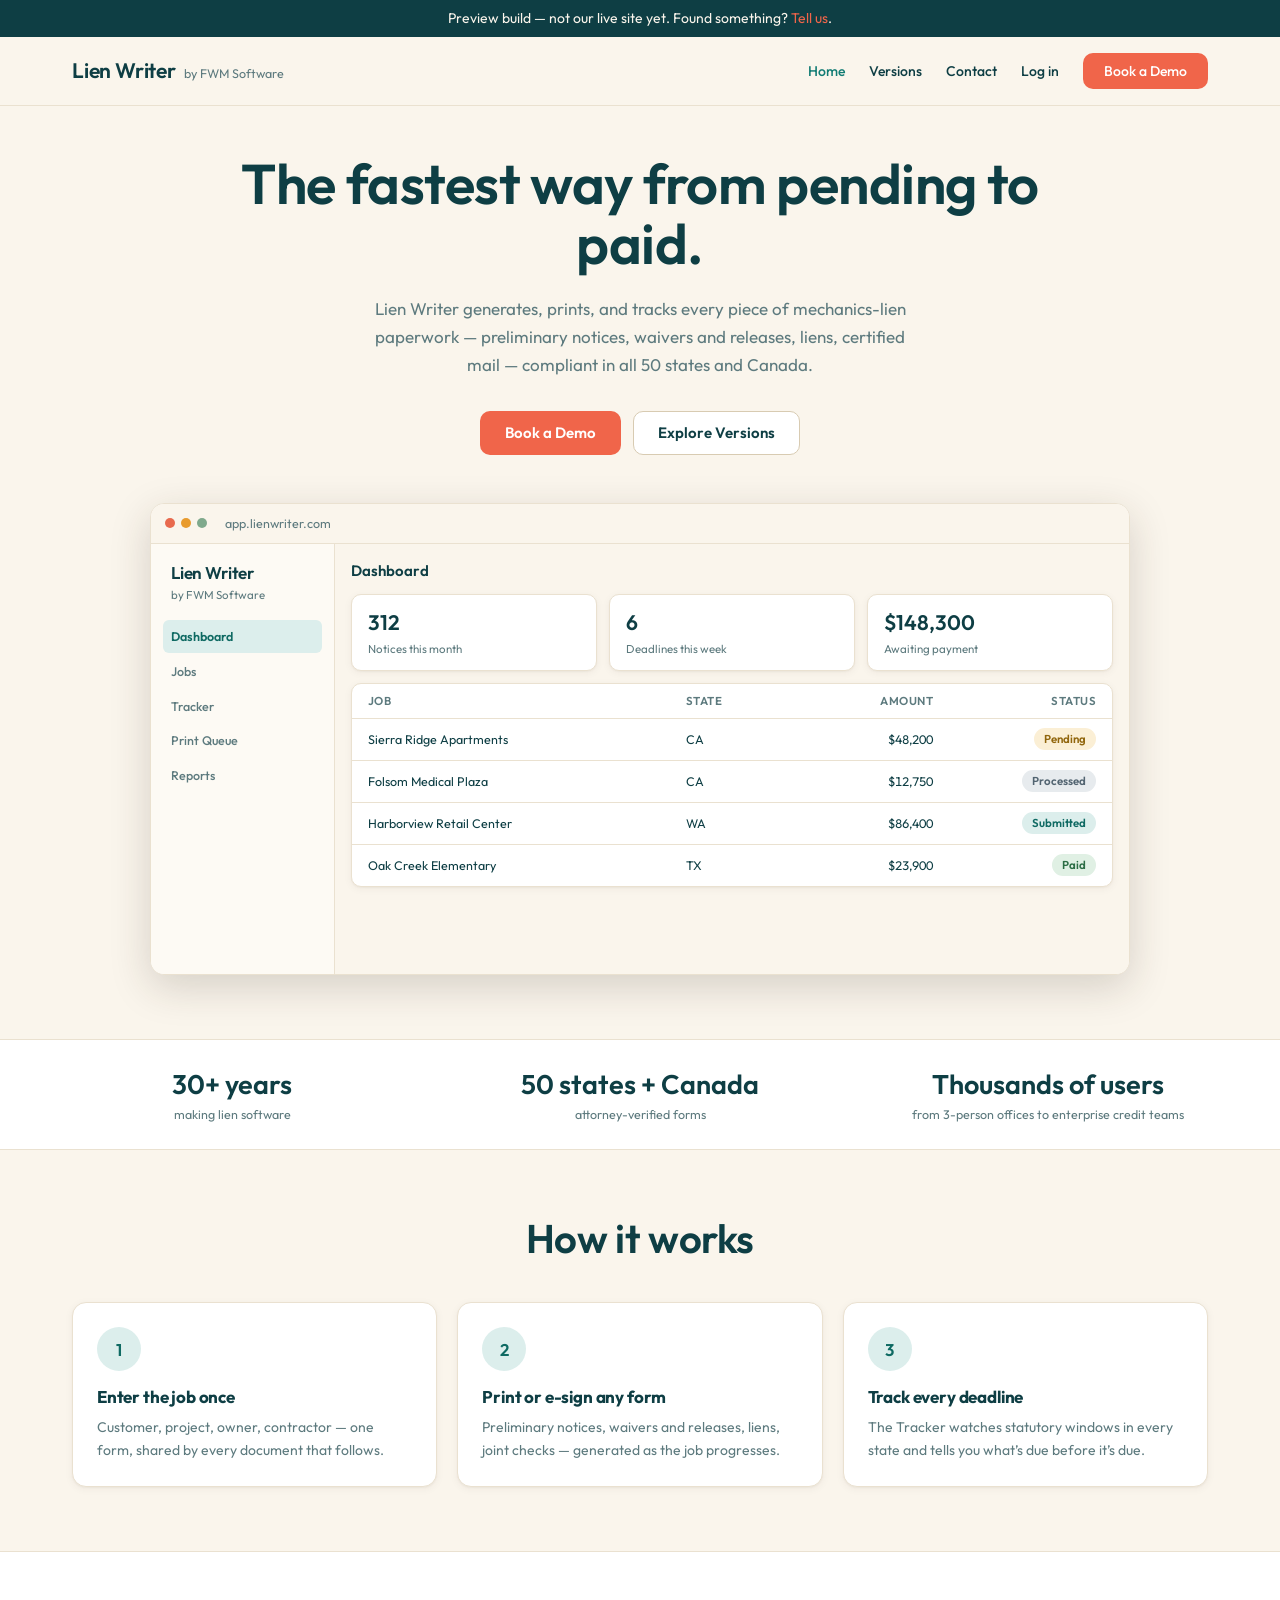
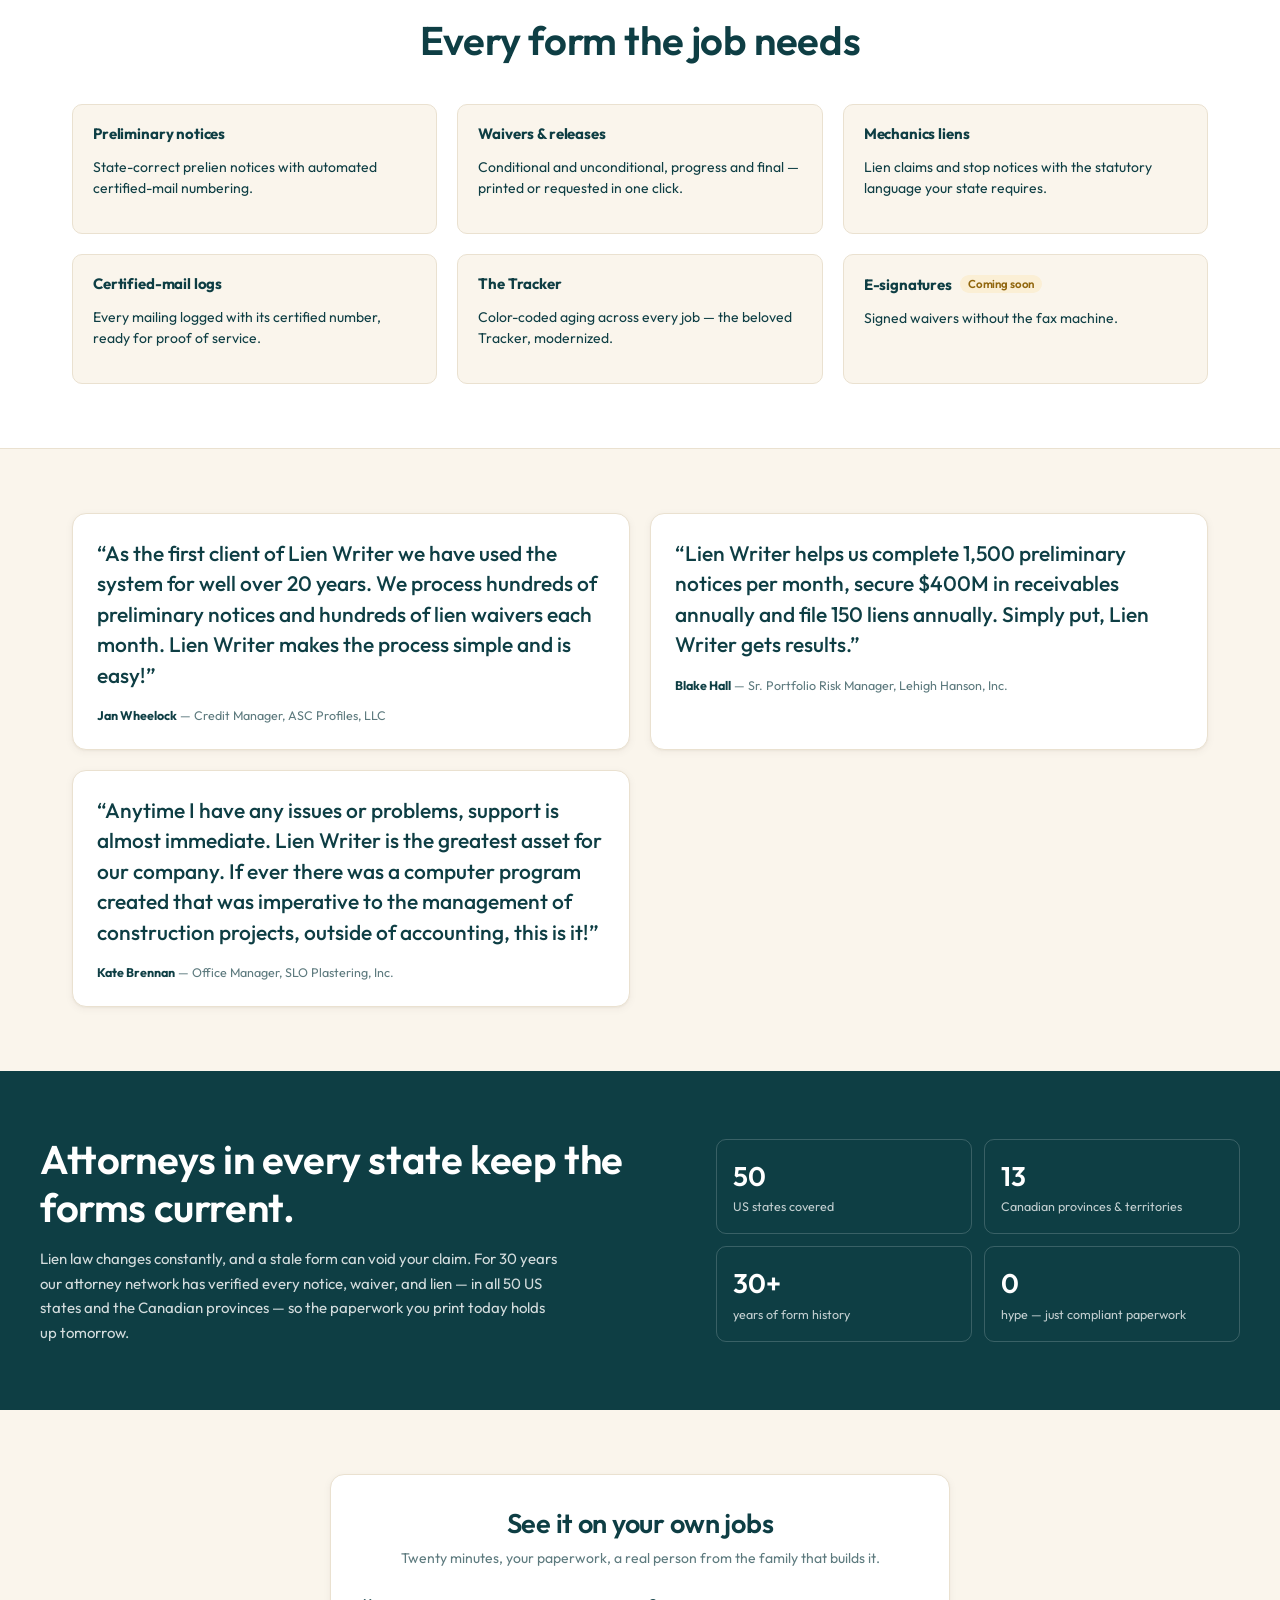
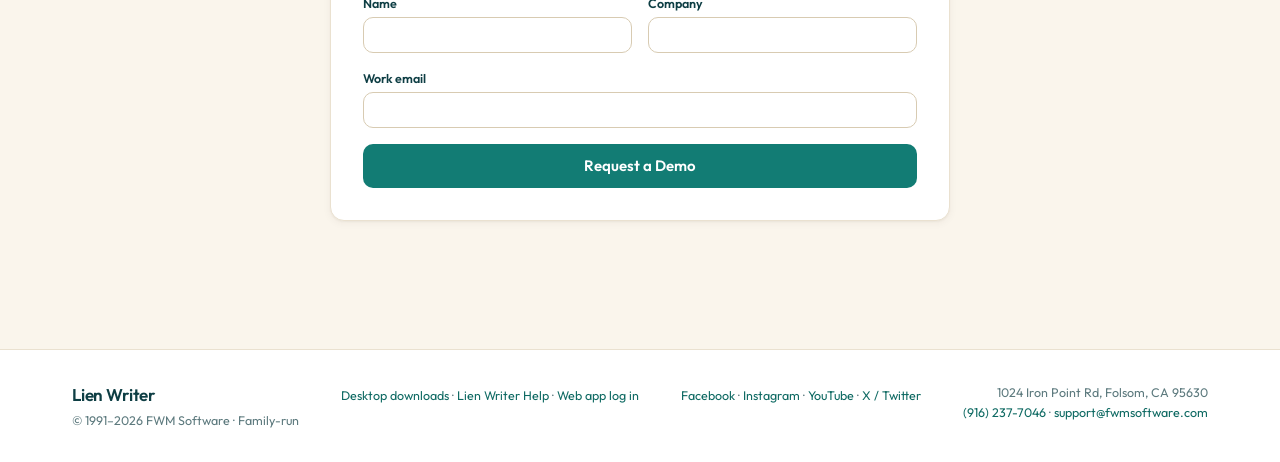
<file: index.html>
<!DOCTYPE html>
<html lang="en">
<head>
  <meta name="robots" content="noindex, nofollow">
<meta charset="utf-8">
<meta name="viewport" content="width=device-width, initial-scale=1">
<title>Mechanics Lien &amp; Preliminary Notice Software &mdash; Lien Writer&reg; by FWM Software</title>
<meta name="description" content="Lien Writer&reg; is mechanics lien software for contractors and suppliers: generate, print, and track preliminary notices, lien waivers and releases, mechanics liens, stop notices, and certified-mail logs, attorney-verified in all 50 states and Canada.">
<link rel="preconnect" href="https://fonts.googleapis.com">
<link rel="preconnect" href="https://fonts.gstatic.com" crossorigin>
<link href="https://fonts.googleapis.com/css2?family=Outfit:wght@400;500;600;700&display=swap" rel="stylesheet">
<link rel="stylesheet" href="styles.css">
</head>
<body>
  <div style="background:#0E3E44;color:#FAF5EC;text-align:center;padding:8px 16px;font-size:14px">Preview build — not our live site yet. Found something? <a href="contact.html" style="color:#F0654A">Tell us</a>.</div>

<header class="site-header">
  <div class="shell header-inner">
    <a class="lockup" href="index.html">
      <span class="lockup-name">Lien Writer</span>
      <span class="lockup-by">by FWM Software</span>
    </a>
    <nav class="site-nav" aria-label="Main">
      <a href="index.html" aria-current="page">Home</a>
      <a href="versions.html">Versions</a>
      <a href="contact.html">Contact</a>
      <a href="https://app.lienwriter.com">Log in</a>
      <a class="btn btn-accent" href="contact.html">Book a Demo</a>
    </nav>
  </div>
</header>

<main>

  <!-- 1. Hero -->
  <section class="hero">
    <div class="shell">
      <h1>The fastest way from pending to paid.</h1>
      <p class="hero-sub">Lien Writer generates, prints, and tracks every piece of mechanics-lien paperwork — preliminary notices, waivers and releases, liens, certified mail — compliant in all 50 states and Canada.</p>
      <div class="hero-ctas">
        <a class="btn btn-accent btn-lg" href="contact.html">Book a Demo</a>
        <a class="btn btn-outline btn-lg" href="versions.html">Explore Versions</a>
      </div>

      <div class="browser-frame" aria-hidden="true">
        <div class="browser-bar">
          <span class="browser-dot d1"></span>
          <span class="browser-dot d2"></span>
          <span class="browser-dot d3"></span>
          <span class="browser-url">app.lienwriter.com</span>
        </div>
        <div class="app-mock">
          <div class="mock-sidebar">
            <div class="mock-lockup">
              <strong>Lien Writer</strong>
              <span>by FWM Software</span>
            </div>
            <div class="mock-nav">
              <span class="active">Dashboard</span>
              <span>Jobs</span>
              <span>Tracker</span>
              <span>Print Queue</span>
              <span>Reports</span>
            </div>
          </div>
          <div class="mock-main">
            <div class="mock-title">Dashboard</div>
            <div class="mock-stats">
              <div class="mock-stat"><b>312</b><span>Notices this month</span></div>
              <div class="mock-stat"><b>6</b><span>Deadlines this week</span></div>
              <div class="mock-stat"><b>$148,300</b><span>Awaiting payment</span></div>
            </div>
            <div class="mock-table">
              <div class="mock-row"><span>Job</span><span>State</span><span class="mock-amount">Amount</span><span style="justify-self:end">Status</span></div>
              <div class="mock-row"><span>Sierra Ridge Apartments</span><span>CA</span><span class="mock-amount">$48,200</span><span class="pill pill-pending">Pending</span></div>
              <div class="mock-row"><span>Folsom Medical Plaza</span><span>CA</span><span class="mock-amount">$12,750</span><span class="pill pill-processed">Processed</span></div>
              <div class="mock-row"><span>Harborview Retail Center</span><span>WA</span><span class="mock-amount">$86,400</span><span class="pill pill-submitted">Submitted</span></div>
              <div class="mock-row"><span>Oak Creek Elementary</span><span>TX</span><span class="mock-amount">$23,900</span><span class="pill pill-paid">Paid</span></div>
            </div>
          </div>
        </div>
      </div>
    </div>
  </section>

  <!-- 2. Trust bar -->
  <section class="section-card">
    <div class="shell trust-grid">
      <div><b>30+ years</b><span>making lien software</span></div>
      <div><b>50 states + Canada</b><span>attorney-verified forms</span></div>
      <div><b>Thousands of users</b><span>from 3-person offices to enterprise credit teams</span></div>
    </div>
  </section>

  <!-- 3. How it works -->
  <section class="section">
    <div class="shell">
      <h2 class="section-title">How it works</h2>
      <div class="grid-3">
        <div class="card">
          <span class="step-badge">1</span>
          <h3>Enter the job once</h3>
          <p>Customer, project, owner, contractor — one form, shared by every document that follows.</p>
        </div>
        <div class="card">
          <span class="step-badge">2</span>
          <h3>Print or e-sign any form</h3>
          <p>Preliminary notices, waivers and releases, liens, joint checks — generated as the job progresses.</p>
        </div>
        <div class="card">
          <span class="step-badge">3</span>
          <h3>Track every deadline</h3>
          <p>The Tracker watches statutory windows in every state and tells you what&rsquo;s due before it&rsquo;s due.</p>
        </div>
      </div>
    </div>
  </section>

  <!-- 4. Feature grid -->
  <section class="section section-card">
    <div class="shell">
      <h2 class="section-title">Every form the job needs</h2>
      <div class="grid-3">
        <div class="feature">
          <h3>Preliminary notices</h3>
          <p>State-correct prelien notices with automated certified-mail numbering.</p>
        </div>
        <div class="feature">
          <h3>Waivers &amp; releases</h3>
          <p>Conditional and unconditional, progress and final — printed or requested in one click.</p>
        </div>
        <div class="feature">
          <h3>Mechanics liens</h3>
          <p>Lien claims and stop notices with the statutory language your state requires.</p>
        </div>
        <div class="feature">
          <h3>Certified-mail logs</h3>
          <p>Every mailing logged with its certified number, ready for proof of service.</p>
        </div>
        <div class="feature">
          <h3>The Tracker</h3>
          <p>Color-coded aging across every job — the beloved Tracker, modernized.</p>
        </div>
        <div class="feature">
          <h3>E-signatures<span class="tag-soon">Coming soon</span></h3>
          <p>Signed waivers without the fax machine.</p>
        </div>
      </div>
    </div>
  </section>

  <!-- 5. Testimonials -->
  <section class="section">
    <div class="shell grid-2" style="margin-top:0">
      <figure class="card quote-card">
        <blockquote>&ldquo;As the first client of Lien Writer we have used the system for well over 20 years. We process hundreds of preliminary notices and hundreds of lien waivers each month. Lien Writer makes the process simple and is easy!&rdquo;</blockquote>
        <figcaption><strong>Jan Wheelock</strong> — Credit Manager, ASC Profiles, LLC</figcaption>
      </figure>
      <figure class="card quote-card">
        <blockquote>&ldquo;Lien Writer helps us complete 1,500 preliminary notices per month, secure $400M in receivables annually and file 150 liens annually. Simply put, Lien Writer gets results.&rdquo;</blockquote>
        <figcaption><strong>Blake Hall</strong> — Sr. Portfolio Risk Manager, Lehigh Hanson, Inc.</figcaption>
      </figure>
      <figure class="card quote-card">
        <blockquote>&ldquo;Anytime I have any issues or problems, support is almost immediate. Lien Writer is the greatest asset for our company. If ever there was a computer program created that was imperative to the management of construction projects, outside of accounting, this is it!&rdquo;</blockquote>
        <figcaption><strong>Kate Brennan</strong> &mdash; Office Manager, SLO Plastering, Inc.</figcaption>
      </figure>
    </div>
  </section>

  <!-- 6. Compliance -->
  <section class="compliance">
    <div class="shell compliance-inner">
      <div>
        <h2>Attorneys in every state keep the forms current.</h2>
        <p>Lien law changes constantly, and a stale form can void your claim. For 30 years our attorney network has verified every notice, waiver, and lien — in all 50 US states and the Canadian provinces — so the paperwork you print today holds up tomorrow.</p>
      </div>
      <div class="compliance-stats">
        <div class="compliance-stat"><b>50</b><span>US states covered</span></div>
        <div class="compliance-stat"><b>13</b><span>Canadian provinces &amp; territories</span></div>
        <div class="compliance-stat"><b>30+</b><span>years of form history</span></div>
        <div class="compliance-stat"><b>0</b><span>hype — just compliant paperwork</span></div>
      </div>
    </div>
  </section>

  <!-- 7. Demo form -->
  <section class="section" id="demo">
    <div class="shell">
      <form class="card form-card" id="demo-form">
        <h2>See it on your own jobs</h2>
        <p class="form-lede">Twenty minutes, your paperwork, a real person from the family that builds it.</p>
        <div class="form-grid">
          <div class="field">
            <label for="demo-name">Name</label>
            <input id="demo-name" name="name" type="text" autocomplete="name" required>
          </div>
          <div class="field">
            <label for="demo-company">Company</label>
            <input id="demo-company" name="company" type="text" autocomplete="organization" required>
          </div>
        </div>
        <div class="field">
          <label for="demo-email">Work email</label>
          <input id="demo-email" name="email" type="email" autocomplete="email" required>
        </div>
        <button class="btn btn-primary btn-lg" type="submit" style="width:100%">Request a Demo</button>
        <p class="form-note" hidden>Your email app should open with the details filled in — just press Send, and we&rsquo;ll be in touch within one business day.</p>
      </form>
    </div>
  </section>

</main>

<!-- 8. Footer -->
<footer class="site-footer">
  <div class="shell footer-inner">
    <div>
      <div class="lockup-name">Lien Writer</div>
      <div class="footer-line">&copy; 1991&ndash;2026 FWM Software &middot; Family-run</div>
    </div>
    <nav class="footer-line" aria-label="Current customers">
      <a href="https://www.fwmsoftware.com/fwm-software-downloads/">Desktop downloads</a> &middot;
      <a href="https://www.lienwriterhelp.com/">Lien Writer Help</a> &middot;
      <a href="https://app.lienwriter.com">Web app log in</a>
    </nav>
    <nav class="footer-line" aria-label="Social">
      <a href="https://www.facebook.com/lienwriter" rel="noopener">Facebook</a> &middot;
      <a href="https://www.instagram.com/lienwritersoftware/" rel="noopener">Instagram</a> &middot;
      <a href="https://www.youtube.com/channel/UCjJ4qw9RENUGx04Q4GmMbog" rel="noopener">YouTube</a> &middot;
      <a href="https://twitter.com/Fmoore0001" rel="noopener">X / Twitter</a>
    </nav>
    <address>
      1024 Iron Point Rd, Folsom, CA 95630<br>
      <a href="tel:+19162377046">(916) 237-7046</a> &middot; <a href="mailto:support@fwmsoftware.com">support@fwmsoftware.com</a>
    </address>
  </div>
</footer>

<script>
document.getElementById('demo-form').addEventListener('submit', function (e) {
  e.preventDefault();
  var f = e.target;
  var name = f.name.value.trim();
  var company = f.company.value.trim();
  var email = f.email.value.trim();
  var subject = 'Demo request — ' + name + (company ? ' at ' + company : '');
  var body = 'Name: ' + name + '\nCompany: ' + company + '\nWork email: ' + email +
    '\n\nSent from the fwmsoftware.com demo form.';
  window.location.href = 'mailto:support@fwmsoftware.com?subject=' +
    encodeURIComponent(subject) + '&body=' + encodeURIComponent(body);
  f.querySelector('.form-note').hidden = false;
});
</script>

</body>
</html>
</file>
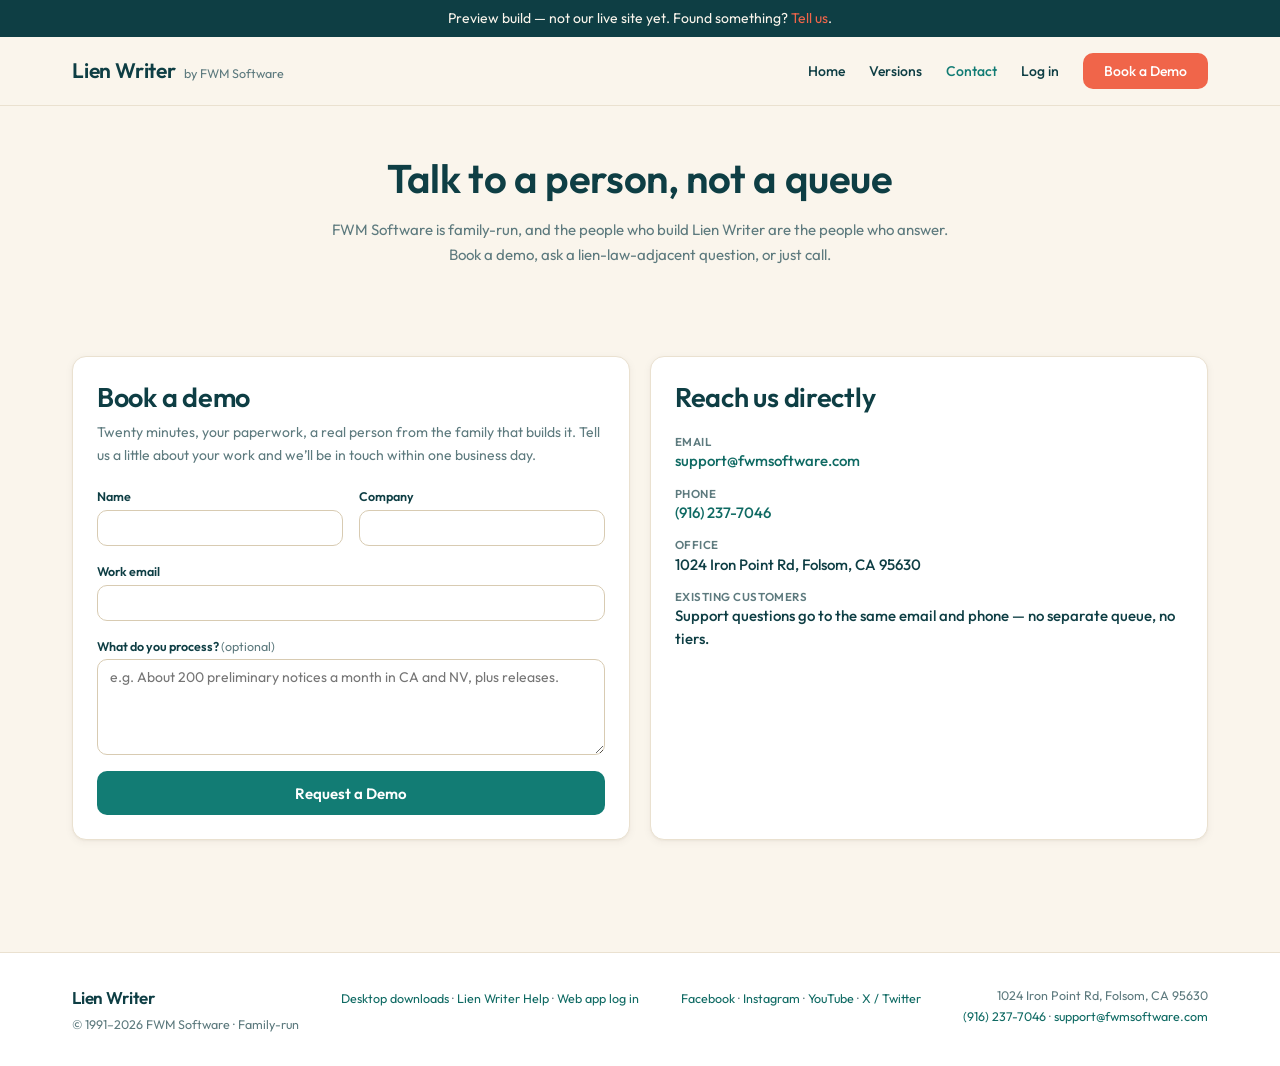
<file: contact.html>
<!DOCTYPE html>
<html lang="en">
<head>
  <meta name="robots" content="noindex, nofollow">
<meta charset="utf-8">
<meta name="viewport" content="width=device-width, initial-scale=1">
<title>Book a Lien Writer&reg; Demo | FWM Software, Folsom, CA</title>
<meta name="description" content="Book a free Lien Writer demo: preliminary notice and mechanics lien software from FWM Software. support@fwmsoftware.com, (916) 237-7046, Folsom, California.">
<link rel="preconnect" href="https://fonts.googleapis.com">
<link rel="preconnect" href="https://fonts.gstatic.com" crossorigin>
<link href="https://fonts.googleapis.com/css2?family=Outfit:wght@400;500;600;700&display=swap" rel="stylesheet">
<link rel="stylesheet" href="styles.css">
</head>
<body>
  <div style="background:#0E3E44;color:#FAF5EC;text-align:center;padding:8px 16px;font-size:14px">Preview build — not our live site yet. Found something? <a href="contact.html" style="color:#F0654A">Tell us</a>.</div>

<header class="site-header">
  <div class="shell header-inner">
    <a class="lockup" href="index.html">
      <span class="lockup-name">Lien Writer</span>
      <span class="lockup-by">by FWM Software</span>
    </a>
    <nav class="site-nav" aria-label="Main">
      <a href="index.html">Home</a>
      <a href="versions.html">Versions</a>
      <a href="contact.html" aria-current="page">Contact</a>
      <a href="https://app.lienwriter.com">Log in</a>
      <a class="btn btn-accent" href="contact.html">Book a Demo</a>
    </nav>
  </div>
</header>

<main>

  <section class="page-intro">
    <div class="shell">
      <h1>Talk to a person, not a queue</h1>
      <p>FWM Software is family-run, and the people who build Lien Writer are the people who answer. Book a demo, ask a lien-law-adjacent question, or just call.</p>
    </div>
  </section>

  <section class="section-tight">
    <div class="shell grid-2">

      <!-- Demo form -->
      <form class="card" id="demo-form">
        <h2 style="font-size:var(--text-2xl);font-weight:600">Book a demo</h2>
        <p class="form-lede" style="text-align:left;margin:var(--space-2) 0 var(--space-5)">Twenty minutes, your paperwork, a real person from the family that builds it. Tell us a little about your work and we&rsquo;ll be in touch within one business day.</p>
        <div class="form-grid">
          <div class="field">
            <label for="demo-name">Name</label>
            <input id="demo-name" name="name" type="text" autocomplete="name" required>
          </div>
          <div class="field">
            <label for="demo-company">Company</label>
            <input id="demo-company" name="company" type="text" autocomplete="organization" required>
          </div>
        </div>
        <div class="field">
          <label for="demo-email">Work email</label>
          <input id="demo-email" name="email" type="email" autocomplete="email" required>
        </div>
        <div class="field">
          <label for="demo-message">What do you process? <span style="font-weight:400;color:var(--text-muted)">(optional)</span></label>
          <textarea id="demo-message" name="message" placeholder="e.g. About 200 preliminary notices a month in CA and NV, plus releases."></textarea>
        </div>
        <button class="btn btn-primary btn-lg" type="submit" style="width:100%">Request a Demo</button>
        <p class="form-note" hidden>Your email app should open with the details filled in — just press Send.</p>
      </form>

      <!-- Contact details -->
      <div class="card">
        <h2 style="font-size:var(--text-2xl);font-weight:600">Reach us directly</h2>
        <ul class="contact-list">
          <li>
            <span class="contact-label">Email</span>
            <span class="contact-value"><a href="mailto:support@fwmsoftware.com">support@fwmsoftware.com</a></span>
          </li>
          <li>
            <span class="contact-label">Phone</span>
            <span class="contact-value"><a href="tel:+19162377046">(916) 237-7046</a></span>
          </li>
          <li>
            <span class="contact-label">Office</span>
            <span class="contact-value">1024 Iron Point Rd, Folsom, CA 95630</span>
          </li>
          <li>
            <span class="contact-label">Existing customers</span>
            <span class="contact-value">Support questions go to the same email and phone — no separate queue, no tiers.</span>
          </li>
        </ul>
      </div>

    </div>
  </section>

</main>

<footer class="site-footer">
  <div class="shell footer-inner">
    <div>
      <div class="lockup-name">Lien Writer</div>
      <div class="footer-line">&copy; 1991&ndash;2026 FWM Software &middot; Family-run</div>
    </div>
    <nav class="footer-line" aria-label="Current customers">
      <a href="https://www.fwmsoftware.com/fwm-software-downloads/">Desktop downloads</a> &middot;
      <a href="https://www.lienwriterhelp.com/">Lien Writer Help</a> &middot;
      <a href="https://app.lienwriter.com">Web app log in</a>
    </nav>
    <nav class="footer-line" aria-label="Social">
      <a href="https://www.facebook.com/lienwriter" rel="noopener">Facebook</a> &middot;
      <a href="https://www.instagram.com/lienwritersoftware/" rel="noopener">Instagram</a> &middot;
      <a href="https://www.youtube.com/channel/UCjJ4qw9RENUGx04Q4GmMbog" rel="noopener">YouTube</a> &middot;
      <a href="https://twitter.com/Fmoore0001" rel="noopener">X / Twitter</a>
    </nav>
    <address>
      1024 Iron Point Rd, Folsom, CA 95630<br>
      <a href="tel:+19162377046">(916) 237-7046</a> &middot; <a href="mailto:support@fwmsoftware.com">support@fwmsoftware.com</a>
    </address>
  </div>
</footer>

<script>
document.getElementById('demo-form').addEventListener('submit', function (e) {
  e.preventDefault();
  var f = e.target;
  var name = f.name.value.trim();
  var company = f.company.value.trim();
  var email = f.email.value.trim();
  var message = f.message.value.trim();
  var subject = 'Demo request — ' + name + (company ? ' at ' + company : '');
  var body = 'Name: ' + name + '\nCompany: ' + company + '\nWork email: ' + email +
    (message ? '\n\n' + message : '') +
    '\n\nSent from the fwmsoftware.com contact page.';
  window.location.href = 'mailto:support@fwmsoftware.com?subject=' +
    encodeURIComponent(subject) + '&body=' + encodeURIComponent(body);
  f.querySelector('.form-note').hidden = false;
});
</script>

</body>
</html>
</file>
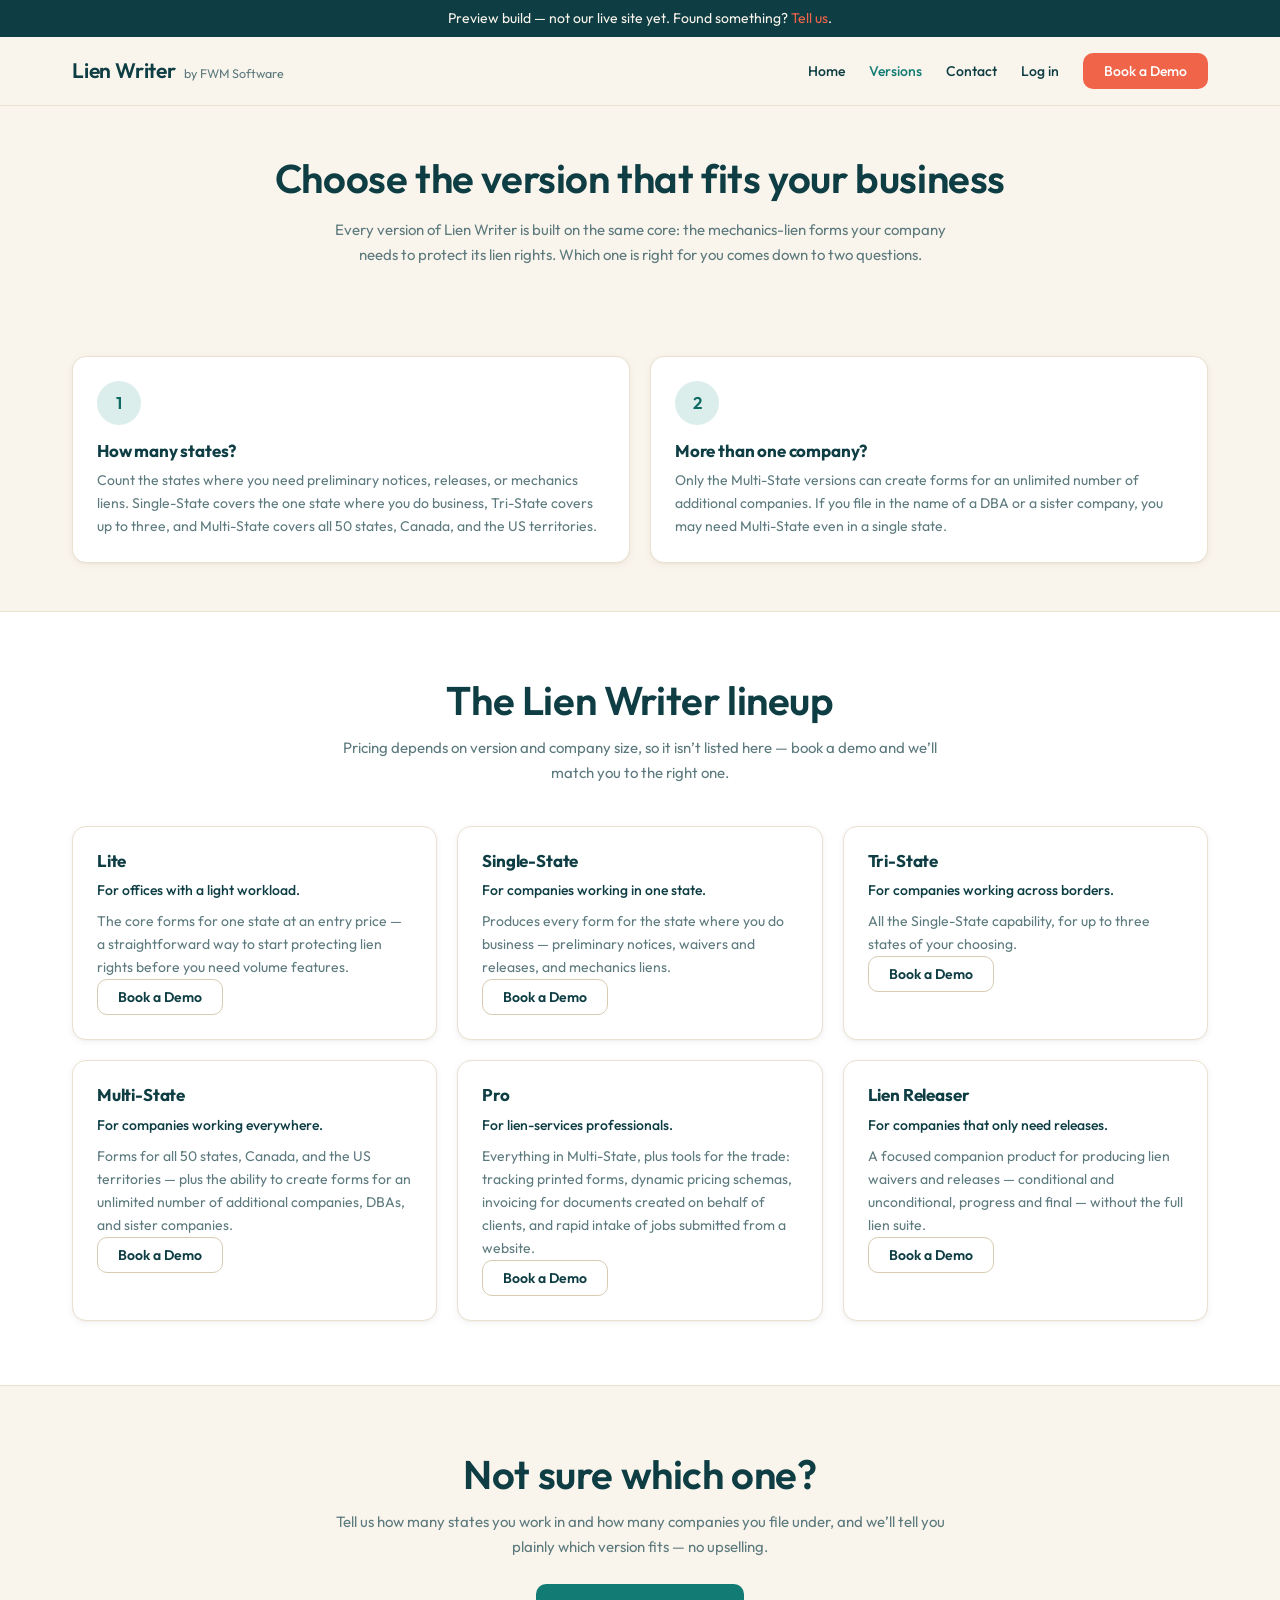
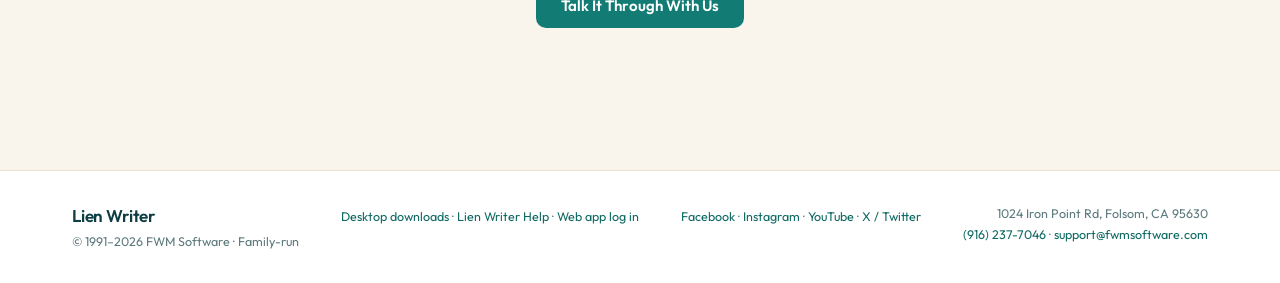
<file: versions.html>
<!DOCTYPE html>
<html lang="en">
<head>
  <meta name="robots" content="noindex, nofollow">
<meta charset="utf-8">
<meta name="viewport" content="width=device-width, initial-scale=1">
<title>Lien Writer&reg; Versions &amp; Pricing &mdash; Lite to Pro Mechanics Lien Software | FWM Software</title>
<meta name="description" content="Compare Lien Writer versions: Lite, Single-State, Tri-State, Multi-State, and Pro. Preliminary notice and lien waiver software for one state or all 50, from 3-person offices to enterprise credit teams.">
<link rel="preconnect" href="https://fonts.googleapis.com">
<link rel="preconnect" href="https://fonts.gstatic.com" crossorigin>
<link href="https://fonts.googleapis.com/css2?family=Outfit:wght@400;500;600;700&display=swap" rel="stylesheet">
<link rel="stylesheet" href="styles.css">
</head>
<body>
  <div style="background:#0E3E44;color:#FAF5EC;text-align:center;padding:8px 16px;font-size:14px">Preview build — not our live site yet. Found something? <a href="contact.html" style="color:#F0654A">Tell us</a>.</div>

<header class="site-header">
  <div class="shell header-inner">
    <a class="lockup" href="index.html">
      <span class="lockup-name">Lien Writer</span>
      <span class="lockup-by">by FWM Software</span>
    </a>
    <nav class="site-nav" aria-label="Main">
      <a href="index.html">Home</a>
      <a href="versions.html" aria-current="page">Versions</a>
      <a href="contact.html">Contact</a>
      <a href="https://app.lienwriter.com">Log in</a>
      <a class="btn btn-accent" href="contact.html">Book a Demo</a>
    </nav>
  </div>
</header>

<main>

  <section class="page-intro">
    <div class="shell">
      <h1>Choose the version that fits your business</h1>
      <p>Every version of Lien Writer is built on the same core: the mechanics-lien forms your company needs to protect its lien rights. Which one is right for you comes down to two questions.</p>
    </div>
  </section>

  <!-- The two deciding questions -->
  <section class="section-tight">
    <div class="shell grid-2">
      <div class="card">
        <span class="step-badge">1</span>
        <h3>How many states?</h3>
        <p>Count the states where you need preliminary notices, releases, or mechanics liens. Single-State covers the one state where you do business, Tri-State covers up to three, and Multi-State covers all 50 states, Canada, and the US territories.</p>
      </div>
      <div class="card">
        <span class="step-badge">2</span>
        <h3>More than one company?</h3>
        <p>Only the Multi-State versions can create forms for an unlimited number of additional companies. If you file in the name of a DBA or a sister company, you may need Multi-State even in a single state.</p>
      </div>
    </div>
  </section>

  <!-- The lineup -->
  <section class="section section-card">
    <div class="shell">
      <h2 class="section-title">The Lien Writer lineup</h2>
      <p class="section-sub">Pricing depends on version and company size, so it isn&rsquo;t listed here — book a demo and we&rsquo;ll match you to the right one.</p>
      <div class="grid-3">
        <div class="card">
          <h3 style="margin-top:0">Lite</h3>
          <p class="lede">For offices with a light workload.</p>
          <p>The core forms for one state at an entry price — a straightforward way to start protecting lien rights before you need volume features.</p>
          <p class="version-cta"><a class="btn btn-outline" href="contact.html">Book a Demo</a></p>
        </div>
        <div class="card">
          <h3 style="margin-top:0">Single-State</h3>
          <p class="lede">For companies working in one state.</p>
          <p>Produces every form for the state where you do business — preliminary notices, waivers and releases, and mechanics liens.</p>
          <p class="version-cta"><a class="btn btn-outline" href="contact.html">Book a Demo</a></p>
        </div>
        <div class="card">
          <h3 style="margin-top:0">Tri-State</h3>
          <p class="lede">For companies working across borders.</p>
          <p>All the Single-State capability, for up to three states of your choosing.</p>
          <p class="version-cta"><a class="btn btn-outline" href="contact.html">Book a Demo</a></p>
        </div>
        <div class="card">
          <h3 style="margin-top:0">Multi-State</h3>
          <p class="lede">For companies working everywhere.</p>
          <p>Forms for all 50 states, Canada, and the US territories — plus the ability to create forms for an unlimited number of additional companies, DBAs, and sister companies.</p>
          <p class="version-cta"><a class="btn btn-outline" href="contact.html">Book a Demo</a></p>
        </div>
        <div class="card">
          <h3 style="margin-top:0">Pro</h3>
          <p class="lede">For lien-services professionals.</p>
          <p>Everything in Multi-State, plus tools for the trade: tracking printed forms, dynamic pricing schemas, invoicing for documents created on behalf of clients, and rapid intake of jobs submitted from a website.</p>
          <p class="version-cta"><a class="btn btn-outline" href="contact.html">Book a Demo</a></p>
        </div>
        <div class="card">
          <h3 style="margin-top:0">Lien Releaser</h3>
          <p class="lede">For companies that only need releases.</p>
          <p>A focused companion product for producing lien waivers and releases — conditional and unconditional, progress and final — without the full lien suite.</p>
          <p class="version-cta"><a class="btn btn-outline" href="contact.html">Book a Demo</a></p>
        </div>
      </div>
    </div>
  </section>

  <!-- Still unsure -->
  <section class="section">
    <div class="shell" style="text-align:center">
      <h2 class="section-title">Not sure which one?</h2>
      <p class="section-sub">Tell us how many states you work in and how many companies you file under, and we&rsquo;ll tell you plainly which version fits — no upselling.</p>
      <p style="margin-top:var(--space-6)"><a class="btn btn-primary btn-lg" href="contact.html">Talk It Through With Us</a></p>
    </div>
  </section>

</main>

<footer class="site-footer">
  <div class="shell footer-inner">
    <div>
      <div class="lockup-name">Lien Writer</div>
      <div class="footer-line">&copy; 1991&ndash;2026 FWM Software &middot; Family-run</div>
    </div>
    <nav class="footer-line" aria-label="Current customers">
      <a href="https://www.fwmsoftware.com/fwm-software-downloads/">Desktop downloads</a> &middot;
      <a href="https://www.lienwriterhelp.com/">Lien Writer Help</a> &middot;
      <a href="https://app.lienwriter.com">Web app log in</a>
    </nav>
    <nav class="footer-line" aria-label="Social">
      <a href="https://www.facebook.com/lienwriter" rel="noopener">Facebook</a> &middot;
      <a href="https://www.instagram.com/lienwritersoftware/" rel="noopener">Instagram</a> &middot;
      <a href="https://www.youtube.com/channel/UCjJ4qw9RENUGx04Q4GmMbog" rel="noopener">YouTube</a> &middot;
      <a href="https://twitter.com/Fmoore0001" rel="noopener">X / Twitter</a>
    </nav>
    <address>
      1024 Iron Point Rd, Folsom, CA 95630<br>
      <a href="tel:+19162377046">(916) 237-7046</a> &middot; <a href="mailto:support@fwmsoftware.com">support@fwmsoftware.com</a>
    </address>
  </div>
</footer>

</body>
</html>
</file>
<file: styles.css>
/* ============================================================
   fwmsoftware.com — Harbor & Coral
   Shared stylesheet built from the Lien Writer design tokens.
   ============================================================ */

:root {
  /* --- Base palette: Harbor & Coral --- */
  --sand: #FAF5EC;
  --deep-harbor: #0E3E44;
  --harbor-teal: #127C74;
  --coral: #F0654A;
  --sunshine: #F9C784;

  /* --- Surfaces --- */
  --surface-page: #FAF5EC;
  --surface-card: #FFFFFF;
  --surface-sidebar: #FDFAF4;
  --surface-soft: #DCEEEC;

  /* --- Text --- */
  --text-body: #0E3E44;
  --text-muted: #5D7A7E;
  --text-inverse: #FFFFFF;
  --text-on-primary: #FFFFFF;
  --text-link: #0F6A63;

  /* --- Brand --- */
  --brand-primary: #127C74;
  --brand-primary-hover: #0F6A63;
  --brand-primary-active: #0C5952;
  --brand-primary-soft: #DCEEEC;
  --brand-accent: #F0654A;
  --brand-accent-hover: #D9573D;
  --brand-accent-active: #C24B33;
  --brand-support: #F9C784;

  /* --- Borders --- */
  --border-default: #EAE1D0;
  --border-strong: #D8CBB2;
  --border-input: #D8CBB2;

  /* --- Status (job lifecycle) --- */
  --status-pending-bg: #FBEFD5;
  --status-pending-fg: #91660D;
  --status-processed-bg: #E7EBEE;
  --status-processed-fg: #526471;
  --status-submitted-bg: #DCEEEC;
  --status-submitted-fg: #0F6A63;
  --status-paid-bg: #E0F0E4;
  --status-paid-fg: #2B6D45;

  /* --- Feedback --- */
  --success: #2B6D45;
  --focus-ring: rgba(18, 124, 116, 0.3);

  /* --- Dark marketing section: no --espresso token in colors.css,
         so the compliance block uses Deep Harbor per the guide. --- */
  --espresso: #0E3E44;

  /* --- Type --- */
  --font-display: 'Outfit', -apple-system, BlinkMacSystemFont, 'Segoe UI', sans-serif;
  --font-ui: 'Outfit', -apple-system, BlinkMacSystemFont, 'Segoe UI', sans-serif;
  --text-xs: 11.5px;
  --text-sm: 12.5px;
  --text-base: 14px;
  --text-md: 15px;
  --text-lg: 17px;
  --text-xl: 21px;
  --text-2xl: 27px;
  --text-3xl: 40px;
  --text-hero: 56px;
  --leading-tight: 1.2;
  --leading-normal: 1.5;
  --leading-relaxed: 1.65;
  --tracking-display: -0.01em;
  --tracking-caps: 0.04em;

  /* --- Space, radius, size --- */
  --space-1: 4px;  --space-2: 8px;  --space-3: 12px; --space-4: 16px;
  --space-5: 20px; --space-6: 24px; --space-8: 32px; --space-10: 40px;
  --space-12: 48px; --space-16: 64px;
  --radius-sm: 6px;
  --radius-md: 10px;
  --radius-lg: 14px;
  --radius-pill: 999px;
  --control-height: 36px;
  --control-height-lg: 44px;

  /* --- Effects --- */
  --shadow-card: 0 1px 2px rgba(51, 38, 26, 0.04), 0 2px 8px rgba(51, 38, 26, 0.05);
  --shadow-raised: 0 4px 16px rgba(51, 38, 26, 0.10);
  --shadow-overlay: 0 12px 40px rgba(51, 38, 26, 0.18);
  --duration-fast: 0.15s;
  --duration-base: 0.2s;
}

/* ---------- Base ---------- */

* { box-sizing: border-box; }

body {
  margin: 0;
  background: var(--surface-page);
  font-family: var(--font-ui);
  color: var(--text-body);
  font-size: var(--text-base);
  line-height: var(--leading-normal);
  -webkit-font-smoothing: antialiased;
  text-rendering: optimizeLegibility;
}

a { color: var(--text-link); text-decoration: none; }
a:hover { color: var(--brand-primary-hover); text-decoration: underline; }

h1, h2, h3 {
  font-family: var(--font-display);
  letter-spacing: var(--tracking-display);
  line-height: var(--leading-tight);
  margin: 0;
}

.shell {
  max-width: 1200px;
  margin: 0 auto;
  padding-left: var(--space-8);
  padding-right: var(--space-8);
}

/* ---------- Buttons ---------- */

.btn {
  display: inline-flex;
  align-items: center;
  justify-content: center;
  height: var(--control-height);
  padding: 0 var(--space-5);
  border-radius: var(--radius-md);
  border: 1px solid transparent;
  font-family: var(--font-ui);
  font-size: var(--text-base);
  font-weight: 600;
  cursor: pointer;
  white-space: nowrap;
  transition: background var(--duration-fast) ease, border-color var(--duration-fast) ease, color var(--duration-fast) ease;
}
.btn:hover { text-decoration: none; }
.btn-lg { height: var(--control-height-lg); padding: 0 var(--space-6); font-size: var(--text-md); }

.btn-primary { background: var(--brand-primary); color: var(--text-on-primary); }
.btn-primary:hover { background: var(--brand-primary-hover); color: var(--text-on-primary); }
.btn-primary:active { background: var(--brand-primary-active); }

/* Coral — the strongest CTA only */
.btn-accent { background: var(--brand-accent); color: var(--text-on-primary); }
.btn-accent:hover { background: var(--brand-accent-hover); color: var(--text-on-primary); }
.btn-accent:active { background: var(--brand-accent-active); }

.btn-outline { background: var(--surface-card); border-color: var(--border-strong); color: var(--text-body); }
.btn-outline:hover { border-color: var(--brand-primary); color: var(--brand-primary); }

.btn:focus-visible, input:focus-visible, textarea:focus-visible {
  outline: none;
  border-color: var(--brand-primary);
  box-shadow: 0 0 0 3px var(--focus-ring);
}

/* ---------- Header ---------- */

.site-header {
  background: var(--surface-page);
  border-bottom: 1px solid var(--border-default);
}
.header-inner {
  display: flex;
  align-items: center;
  justify-content: space-between;
  gap: var(--space-6);
  flex-wrap: wrap;
  padding-top: var(--space-4);
  padding-bottom: var(--space-4);
}
.lockup { display: inline-flex; align-items: baseline; gap: var(--space-2); }
.lockup:hover { text-decoration: none; }
.lockup-name {
  font-family: var(--font-display);
  font-size: var(--text-xl);
  font-weight: 600;
  letter-spacing: var(--tracking-display);
  color: var(--text-body);
}
.lockup-by { font-size: var(--text-sm); color: var(--text-muted); }

.site-nav { display: flex; align-items: center; gap: var(--space-6); flex-wrap: wrap; }
.site-nav > a { font-weight: 500; color: var(--text-body); }
.site-nav > a:hover { color: var(--brand-primary); text-decoration: none; }
.site-nav > a[aria-current="page"] { color: var(--brand-primary); }
.site-nav .btn { color: var(--text-on-primary); }

/* ---------- Sections ---------- */

.section { padding: var(--space-16) 0; }
.section-tight { padding: var(--space-12) 0; }
.section-card {
  background: var(--surface-card);
  border-top: 1px solid var(--border-default);
  border-bottom: 1px solid var(--border-default);
}
.section-title {
  text-align: center;
  font-size: var(--text-3xl);
  font-weight: 600;
}
.section-sub {
  margin: var(--space-3) auto 0;
  max-width: 620px;
  text-align: center;
  color: var(--text-muted);
  font-size: var(--text-md);
  line-height: var(--leading-relaxed);
}

/* ---------- Hero ---------- */

.hero { padding: var(--space-12) 0 var(--space-16); text-align: center; }
.hero h1 {
  margin: 0 auto;
  max-width: 820px;
  font-size: var(--text-hero);
  font-weight: 600;
  line-height: 1.08;
}
.hero-sub {
  margin: var(--space-5) auto 0;
  max-width: 560px;
  font-size: var(--text-lg);
  color: var(--text-muted);
  line-height: var(--leading-relaxed);
}
.hero-ctas {
  display: flex;
  gap: var(--space-3);
  justify-content: center;
  flex-wrap: wrap;
  margin-top: var(--space-8);
}

/* Browser frame + app mock */
.browser-frame {
  margin: var(--space-12) auto 0;
  max-width: 980px;
  border-radius: var(--radius-lg);
  border: 1px solid var(--border-default);
  box-shadow: var(--shadow-overlay);
  overflow: hidden;
  background: var(--surface-card);
  text-align: left;
}
.browser-bar {
  display: flex;
  align-items: center;
  gap: 6px;
  padding: 10px 14px;
  border-bottom: 1px solid var(--border-default);
  background: var(--surface-page);
}
.browser-dot { width: 10px; height: 10px; border-radius: 50%; }
.browser-dot.d1 { background: #E86A4E; }
.browser-dot.d2 { background: #E89B2E; }
.browser-dot.d3 { background: #7FA98C; }
.browser-url { margin-left: var(--space-3); font-size: var(--text-sm); color: var(--text-muted); }

.app-mock { display: flex; min-height: 430px; font-size: var(--text-sm); }
.mock-sidebar {
  width: 184px;
  flex-shrink: 0;
  background: var(--surface-sidebar);
  border-right: 1px solid var(--border-default);
  padding: var(--space-4) var(--space-3);
}
.mock-lockup { padding: 0 var(--space-2) var(--space-4); }
.mock-lockup strong {
  display: block;
  font-family: var(--font-display);
  font-size: var(--text-lg);
  font-weight: 600;
  letter-spacing: var(--tracking-display);
}
.mock-lockup span { font-size: var(--text-xs); color: var(--text-muted); }
.mock-nav { display: flex; flex-direction: column; gap: 2px; }
.mock-nav span {
  padding: 7px var(--space-2);
  border-radius: var(--radius-sm);
  color: var(--text-muted);
  font-weight: 500;
}
.mock-nav .active { background: var(--surface-soft); color: var(--text-link); font-weight: 600; }

.mock-main { flex: 1; background: var(--surface-page); padding: var(--space-4); min-width: 0; }
.mock-title { font-family: var(--font-display); font-size: var(--text-md); font-weight: 600; margin-bottom: var(--space-3); }
.mock-stats { display: grid; grid-template-columns: repeat(3, 1fr); gap: var(--space-3); }
.mock-stat {
  background: var(--surface-card);
  border: 1px solid var(--border-default);
  border-radius: var(--radius-md);
  padding: var(--space-3) var(--space-4);
  box-shadow: var(--shadow-card);
}
.mock-stat b {
  display: block;
  font-family: var(--font-display);
  font-size: var(--text-xl);
  font-weight: 600;
}
.mock-stat span { color: var(--text-muted); font-size: var(--text-xs); }

.mock-table {
  margin-top: var(--space-3);
  background: var(--surface-card);
  border: 1px solid var(--border-default);
  border-radius: var(--radius-md);
  box-shadow: var(--shadow-card);
  overflow: hidden;
}
.mock-row {
  display: grid;
  grid-template-columns: 2.2fr 0.7fr 1fr 1.1fr;
  gap: var(--space-2);
  align-items: center;
  padding: 0 var(--space-4);
  height: 42px;
  border-top: 1px solid var(--border-default);
}
.mock-row:first-child {
  border-top: none;
  height: 34px;
  font-size: var(--text-xs);
  font-weight: 600;
  text-transform: uppercase;
  letter-spacing: var(--tracking-caps);
  color: var(--text-muted);
}
.mock-amount { text-align: right; font-variant-numeric: tabular-nums; }
.mock-row .mock-amount:nth-child(3) { text-align: right; }

.pill {
  justify-self: end;
  display: inline-block;
  padding: 2px 10px;
  border-radius: var(--radius-pill);
  font-size: var(--text-xs);
  font-weight: 600;
}
.pill-pending { background: var(--status-pending-bg); color: var(--status-pending-fg); }
.pill-processed { background: var(--status-processed-bg); color: var(--status-processed-fg); }
.pill-submitted { background: var(--status-submitted-bg); color: var(--status-submitted-fg); }
.pill-paid { background: var(--status-paid-bg); color: var(--status-paid-fg); }

/* ---------- Trust bar ---------- */

.trust-grid {
  display: grid;
  grid-template-columns: repeat(3, 1fr);
  gap: var(--space-6);
  text-align: center;
  padding: var(--space-6) 0;
}
.trust-grid b {
  display: block;
  font-family: var(--font-display);
  font-size: var(--text-2xl);
  font-weight: 600;
}
.trust-grid span { font-size: var(--text-sm); color: var(--text-muted); }

/* ---------- Cards & grids ---------- */

.grid-3 { display: grid; grid-template-columns: repeat(3, 1fr); gap: var(--space-5); margin-top: var(--space-10); }
.grid-2 { display: grid; grid-template-columns: repeat(2, 1fr); gap: var(--space-5); margin-top: var(--space-10); }

.card {
  background: var(--surface-card);
  border: 1px solid var(--border-default);
  border-radius: var(--radius-lg);
  padding: var(--space-6);
  box-shadow: var(--shadow-card);
}
.card h3 { font-size: var(--text-lg); font-weight: 700; margin: var(--space-4) 0 var(--space-2); }
.card p { margin: 0; color: var(--text-muted); line-height: var(--leading-relaxed); }

.step-badge {
  display: inline-flex;
  align-items: center;
  justify-content: center;
  width: 44px;
  height: 44px;
  border-radius: 50%;
  background: var(--brand-primary-soft);
  color: var(--text-link);
  font-family: var(--font-display);
  font-size: var(--text-lg);
  font-weight: 600;
}

/* Feature grid tiles sit on sand inside the white band */
.feature {
  background: var(--surface-page);
  border: 1px solid var(--border-default);
  border-radius: var(--radius-md);
  padding: var(--space-5);
  box-shadow: none;
}
.feature h3 { margin: 0 0 var(--space-1); font-size: var(--text-md); font-weight: 700; }
.tag-soon {
  margin-left: var(--space-2);
  vertical-align: 2px;
  display: inline-block;
  padding: 2px 8px;
  border-radius: var(--radius-pill);
  font-size: var(--text-xs);
  font-weight: 600;
  background: var(--status-pending-bg);
  color: var(--status-pending-fg);
}

/* ---------- Testimonials ---------- */

.quote-card { margin: 0; }
.quote-card blockquote {
  margin: 0;
  font-family: var(--font-display);
  font-size: var(--text-xl);
  font-weight: 500;
  line-height: 1.45;
}
.quote-card figcaption { margin-top: var(--space-4); font-size: var(--text-sm); color: var(--text-muted); }
.quote-card figcaption strong { color: var(--text-body); font-weight: 700; }

/* ---------- Compliance (the one dark section) ---------- */

.compliance { background: var(--espresso); color: var(--text-inverse); }
.compliance-inner {
  display: grid;
  grid-template-columns: 1.2fr 1fr;
  gap: var(--space-12);
  align-items: center;
  padding: var(--space-16) 0;
}
.compliance h2 { font-size: var(--text-3xl); font-weight: 600; }
.compliance p {
  margin: var(--space-4) 0 0;
  max-width: 520px;
  font-size: var(--text-md);
  line-height: var(--leading-relaxed);
  opacity: 0.82;
}
.compliance-stats { display: grid; grid-template-columns: 1fr 1fr; gap: var(--space-3); }
.compliance-stat {
  border: 1px solid rgba(255, 255, 255, 0.18);
  border-radius: var(--radius-md);
  padding: var(--space-4);
}
.compliance-stat b {
  display: block;
  font-family: var(--font-display);
  font-size: var(--text-2xl);
  font-weight: 600;
}
.compliance-stat span { font-size: var(--text-sm); opacity: 0.75; }

/* ---------- Forms ---------- */

.form-card { max-width: 620px; margin: 0 auto; padding: var(--space-8); }
.form-card h2 { text-align: center; font-size: var(--text-2xl); font-weight: 600; }
.form-card .form-lede {
  margin: var(--space-2) 0 var(--space-6);
  text-align: center;
  color: var(--text-muted);
}
.form-grid { display: grid; grid-template-columns: 1fr 1fr; gap: var(--space-4); }
.field { display: flex; flex-direction: column; gap: var(--space-1); margin-bottom: var(--space-4); }
.field label { font-size: var(--text-sm); font-weight: 600; }
.field input, .field textarea {
  font-family: var(--font-ui);
  font-size: var(--text-base);
  color: var(--text-body);
  background: var(--surface-card);
  border: 1px solid var(--border-input);
  border-radius: var(--radius-md);
  height: var(--control-height);
  padding: 0 var(--space-3);
  transition: border-color var(--duration-fast) ease, box-shadow var(--duration-fast) ease;
}
.field textarea { height: auto; min-height: 96px; padding: var(--space-2) var(--space-3); resize: vertical; }
.form-note {
  margin-top: var(--space-4);
  text-align: center;
  font-weight: 600;
  color: var(--success);
}

/* ---------- Page intros & contact ---------- */

.page-intro { padding: var(--space-12) 0 0; text-align: center; }
.page-intro h1 { font-size: var(--text-3xl); font-weight: 600; }
.page-intro p {
  margin: var(--space-4) auto 0;
  max-width: 640px;
  color: var(--text-muted);
  font-size: var(--text-md);
  line-height: var(--leading-relaxed);
}

.contact-list { list-style: none; margin: var(--space-5) 0 0; padding: 0; }
.contact-list li { margin-bottom: var(--space-3); }
.contact-list .contact-label {
  display: block;
  font-size: var(--text-xs);
  font-weight: 600;
  text-transform: uppercase;
  letter-spacing: var(--tracking-caps);
  color: var(--text-muted);
}
.contact-list .contact-value { font-size: var(--text-md); font-weight: 500; }

.version-cta { margin-top: var(--space-5); }
.card .lede { color: var(--text-body); font-weight: 500; margin-bottom: var(--space-2); }

/* ---------- Footer ---------- */

.site-footer {
  border-top: 1px solid var(--border-default);
  background: var(--surface-card);
  margin-top: var(--space-16);
}
.footer-inner {
  display: flex;
  align-items: flex-start;
  justify-content: space-between;
  gap: var(--space-6);
  flex-wrap: wrap;
  padding-top: var(--space-8);
  padding-bottom: var(--space-8);
}
.footer-inner .lockup-name { font-size: var(--text-lg); }
.footer-line { margin-top: var(--space-1); font-size: var(--text-sm); color: var(--text-muted); }
.site-footer address {
  font-style: normal;
  font-size: var(--text-sm);
  color: var(--text-muted);
  text-align: right;
  line-height: var(--leading-relaxed);
}

/* ---------- Responsive ---------- */

@media (max-width: 920px) {
  .hero h1 { font-size: var(--text-3xl); }
  .section-title, .compliance h2, .page-intro h1 { font-size: var(--text-2xl); }
  .grid-3, .trust-grid { grid-template-columns: 1fr 1fr; }
  .compliance-inner { grid-template-columns: 1fr; gap: var(--space-8); }
  .mock-sidebar { display: none; }
}

@media (max-width: 620px) {
  .shell { padding-left: var(--space-4); padding-right: var(--space-4); }
  .grid-3, .grid-2, .trust-grid, .form-grid, .mock-stats { grid-template-columns: 1fr; }
  .mock-row { grid-template-columns: 1.8fr 0.6fr 1fr; }
  .mock-row .mock-amount { display: none; }
  .footer-inner { flex-direction: column; }
  .site-footer address { text-align: left; }
}
</file>
